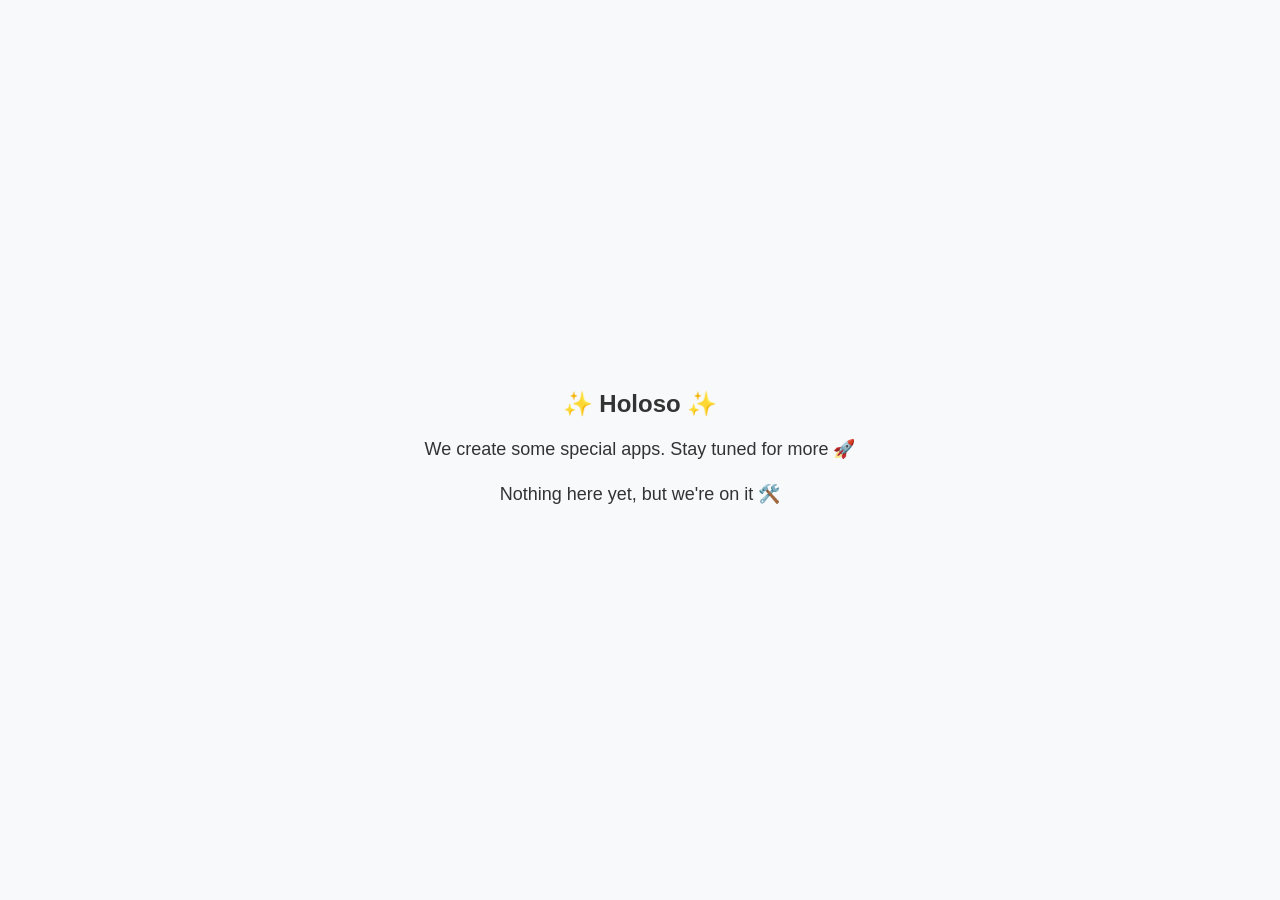
<file: index.html>
<!DOCTYPE html>
<html lang="en">
<head>
    <meta charset="UTF-8">
    <meta name="viewport" content="width=device-width, initial-scale=1.0">
    <title>Holoso Team</title>
    <style>
        body {
            font-family: Arial, sans-serif;
            display: flex;
            justify-content: center;
            align-items: center;
            height: 100vh;
            margin: 0;
            text-align: center;
            background-color: #f8f9fa;
            color: #333;
        }
        .container {
            max-width: 90%;
            padding: 20px;
            border-radius: 10px;
        }
        h1 {
            font-size: 24px;
            margin-bottom: 10px;
        }
        p {
            font-size: 18px;
            line-height: 1.5;
        }
    </style>
</head>
<body>
    <div class="container">
        <h1>✨ Holoso ✨</h1>
        <p>We create some special apps. Stay tuned for more 🚀</p>
        <p>Nothing here yet, but we're on it 🛠️</p>
    </div>
</body>
</html>
</file>
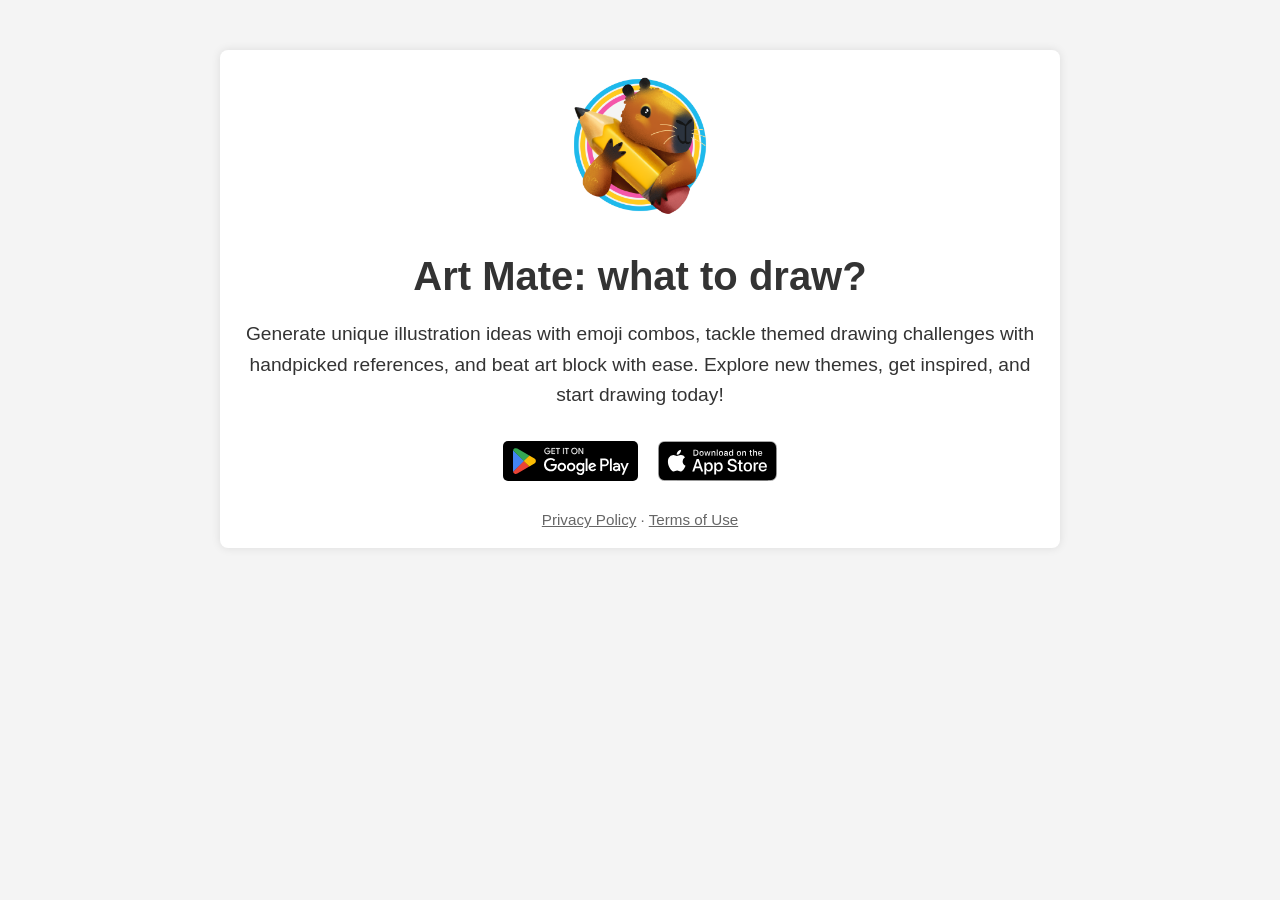
<file: art-mate/index.html>
<!DOCTYPE html>
<html lang="en">

<head>
    <meta charset="UTF-8">
    <meta name="viewport" content="width=device-width, initial-scale=1.0">
    <title>Art Mate: what to draw? - Endless Inspiration for Every Artist!</title>
    <style>
        body {
            font-family: Arial, sans-serif;
            margin: 0;
            padding: 0;
            background-color: #f4f4f4;
            color: #333;
            text-align: center;
        }

        .container {
            max-width: 800px;
            margin: 50px auto;
            padding: 20px;
            background: white;
            border-radius: 8px;
            box-shadow: 0 0 10px rgba(0, 0, 0, 0.1);
        }

        .icon {
            width: 150px;
            height: 150px;
            margin: 0 auto 20px;
        }

        h1 {
            color: #333;
            font-size: 2.5em;
            margin: 10px 0;
        }

        p {
            font-size: 1.2em;
            line-height: 1.6;
            margin: 20px 0;
        }

        .links {
            display: flex;
            gap: 20px;
            margin-top: 30px;
            flex-wrap: wrap;
            justify-content: center;
            align-items: center;
        }

        .link {
            display: flex;
            align-items: center;
            justify-content: center;
            text-decoration: none;
            transition: opacity 0.2s;
        }

        .store-badge.google-play {
            height: 40px;
            width: auto;
        }

        .store-badge.app-store {
            height: 40px;
            width: auto;
        }

        .link:hover {
            opacity: 0.8;
        }

        .legal {
            margin-top: 30px;
            font-size: 0.95em;
            color: #666;
        }

        .legal a {
            color: #666;
        }
    </style>
</head>

<body>
    <div class="container">
        <img class="icon" src="assets/icon.png" alt="Art Mate: what to draw? icon">
        <h1>Art Mate: what to draw?</h1>
        <p>Generate unique illustration ideas with emoji combos, tackle themed drawing challenges with handpicked
            references, and beat art block with ease.
            Explore new themes, get inspired, and start drawing today!</p>
        <div class="links">
            <a class="link" href="https://play.google.com/store/apps/details?id=com.holoso.artmate" target="_blank">
                <img class="store-badge google-play" src="../assets/google-play-badge.svg" alt="Get it on Google Play">
            </a>
            <a class="link" href="https://apps.apple.com/app/id6532579692" target="_blank">
                <img class="store-badge app-store" src="../assets/app-store-badge.svg" alt="Download on the App Store">
            </a>
        </div>
        <div class="legal">
            <a href="privacy-policy.html">Privacy Policy</a> &middot; <a href="terms-of-use.html">Terms of Use</a>
        </div>
    </div>
</body>

</html>
</file>
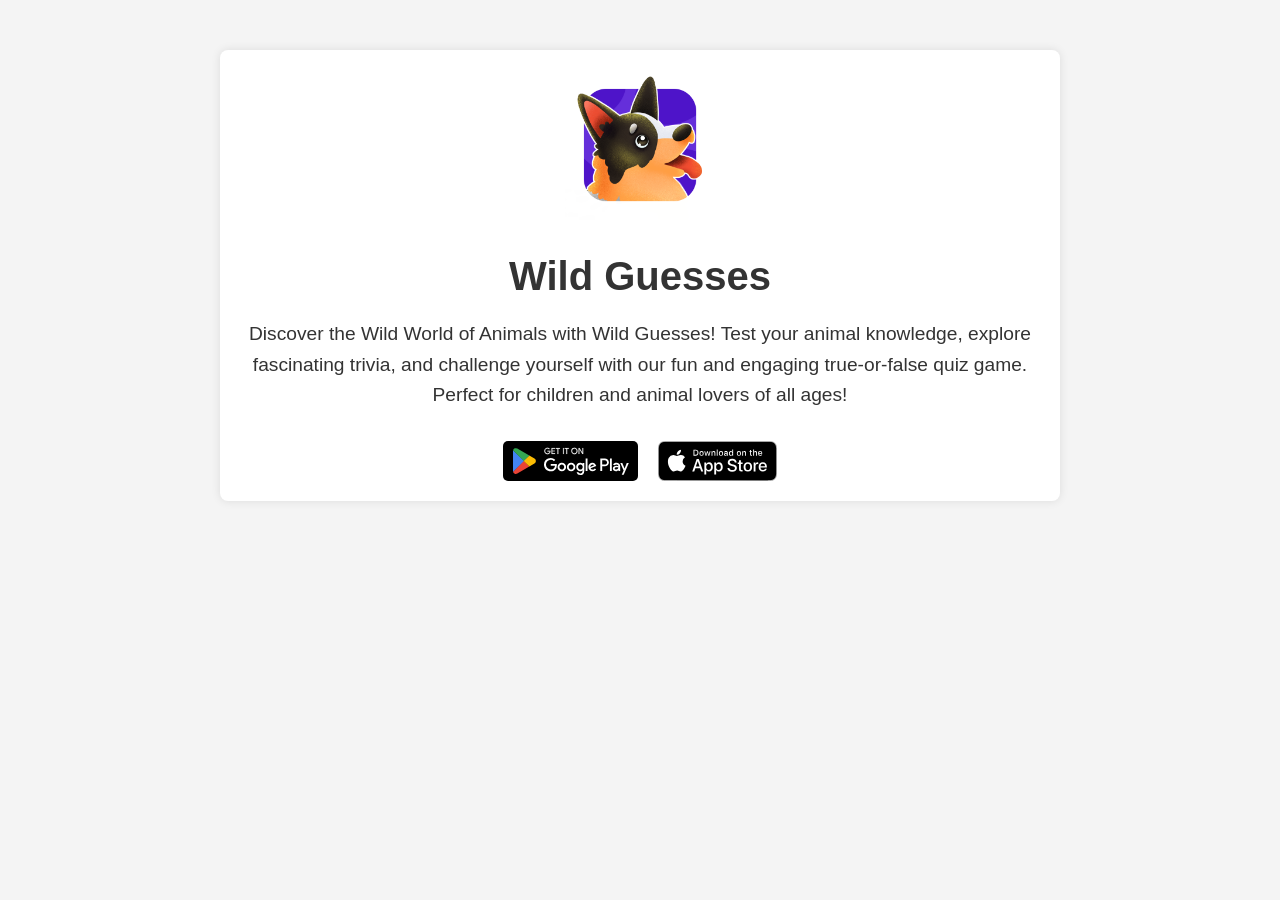
<file: wild-guesses/index.html>
<!DOCTYPE html>
<html lang="en">

<head>
    <meta charset="UTF-8">
    <meta name="viewport" content="width=device-width, initial-scale=1.0">
    <title>Wild Guesses - Discover the Wild World of Animals</title>
    <style>
        body {
            font-family: Arial, sans-serif;
            margin: 0;
            padding: 0;
            background-color: #f4f4f4;
            color: #333;
            text-align: center;
        }

        .container {
            max-width: 800px;
            margin: 50px auto;
            padding: 20px;
            background: white;
            border-radius: 8px;
            box-shadow: 0 0 10px rgba(0, 0, 0, 0.1);
        }

        .icon {
            width: 150px;
            height: 150px;
            margin: 0 auto 20px;
        }

        h1 {
            color: #333;
            font-size: 2.5em;
            margin: 10px 0;
        }

        p {
            font-size: 1.2em;
            line-height: 1.6;
            margin: 20px 0;
        }

        .links {
            display: flex;
            gap: 20px;
            margin-top: 30px;
            flex-wrap: wrap;
            justify-content: center;
            align-items: center;
        }

        .link {
            display: flex;
            align-items: center;
            justify-content: center;
            text-decoration: none;
            transition: opacity 0.2s;
        }

        .store-badge.google-play {
            height: 40px;
            width: auto;
        }

        .store-badge.app-store {
            height: 40px;
            width: auto;
        }

        .link:hover {
            opacity: 0.8;
        }
    </style>
</head>

<body>
    <div class="container">
        <img class="icon" src="assets/icon.png" alt="Wild Guesses Icon">
        <h1>Wild Guesses</h1>
        <p>Discover the Wild World of Animals with Wild Guesses! Test your animal knowledge, explore fascinating trivia,
            and challenge yourself with our fun and engaging true-or-false quiz game. Perfect for children and animal
            lovers of all ages!</p>
        <div class="links">
            <a class="link" href="https://play.google.com/store/apps/details?id=com.holoso.animalquiz" target="_blank">
                <img class="store-badge google-play" src="assets/google-play-badge.svg" alt="Get it on Google Play">
            </a>
            <a class="link" href="https://apps.apple.com/app/id6738055906" target="_blank">
                <img class="store-badge app-store" src="assets/app-store-badge.svg" alt="Download on the App Store">
            </a>
        </div>
    </div>
</body>

</html>
</file>
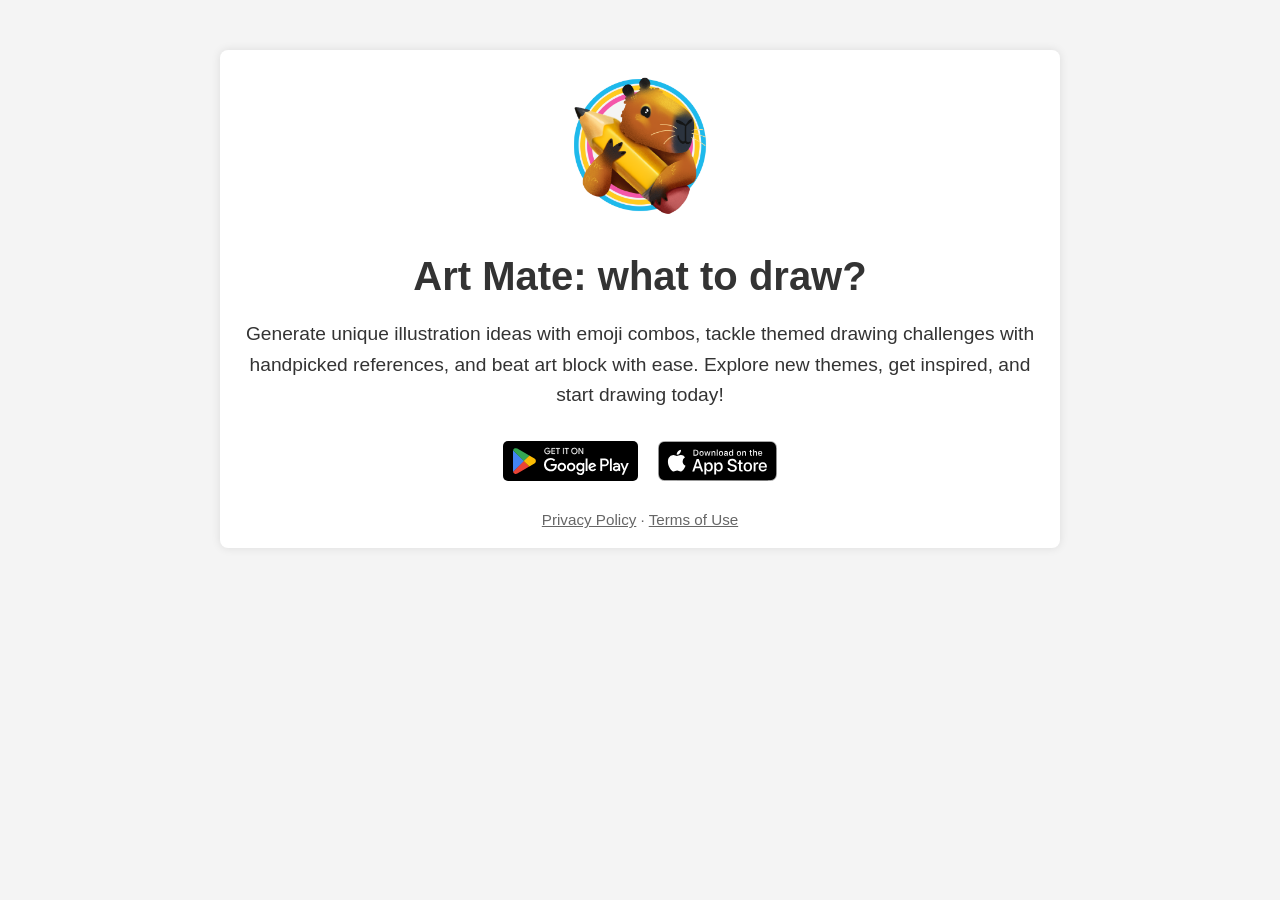
<file: art-mate/challenges/index.html>
<!doctype html>
<!--
  Web fallback for visitors WITHOUT the app. Served (HTTP 200) for
  /art-mate/challenges/ and /art-mate/challenges/?id=<id>. Scoped entirely under
  /art-mate/ so it does NOT affect any other app on the shared holoso.github.io
  domain (we deliberately do NOT use a domain-wide root 404.html).

  Safe for deep links: when the app is installed, iOS/Android intercept the tap
  and open the app before any HTTP request — this page is only ever reached by
  users who do NOT have the app. See docs/deep-linking/README.md.
-->
<html lang="en">
<head>
  <meta charset="utf-8">
  <meta name="viewport" content="width=device-width, initial-scale=1">
  <title>Art Mate</title>
  <script>
    // Forward to the existing /art-mate/ landing page, preserving the challenge
    // id so the landing page can highlight the shared challenge (optional).
    var id = new URLSearchParams(location.search).get('id');
    var dest = '/art-mate/' + (id ? '?challenge=' + encodeURIComponent(id) : '');
    location.replace(dest);
  </script>
  <!-- No-JS fallback. -->
  <meta http-equiv="refresh" content="0; url=/art-mate/">
</head>
<body>
  <a href="/art-mate/">Continue to Art Mate</a>
</body>
</html>
</file>
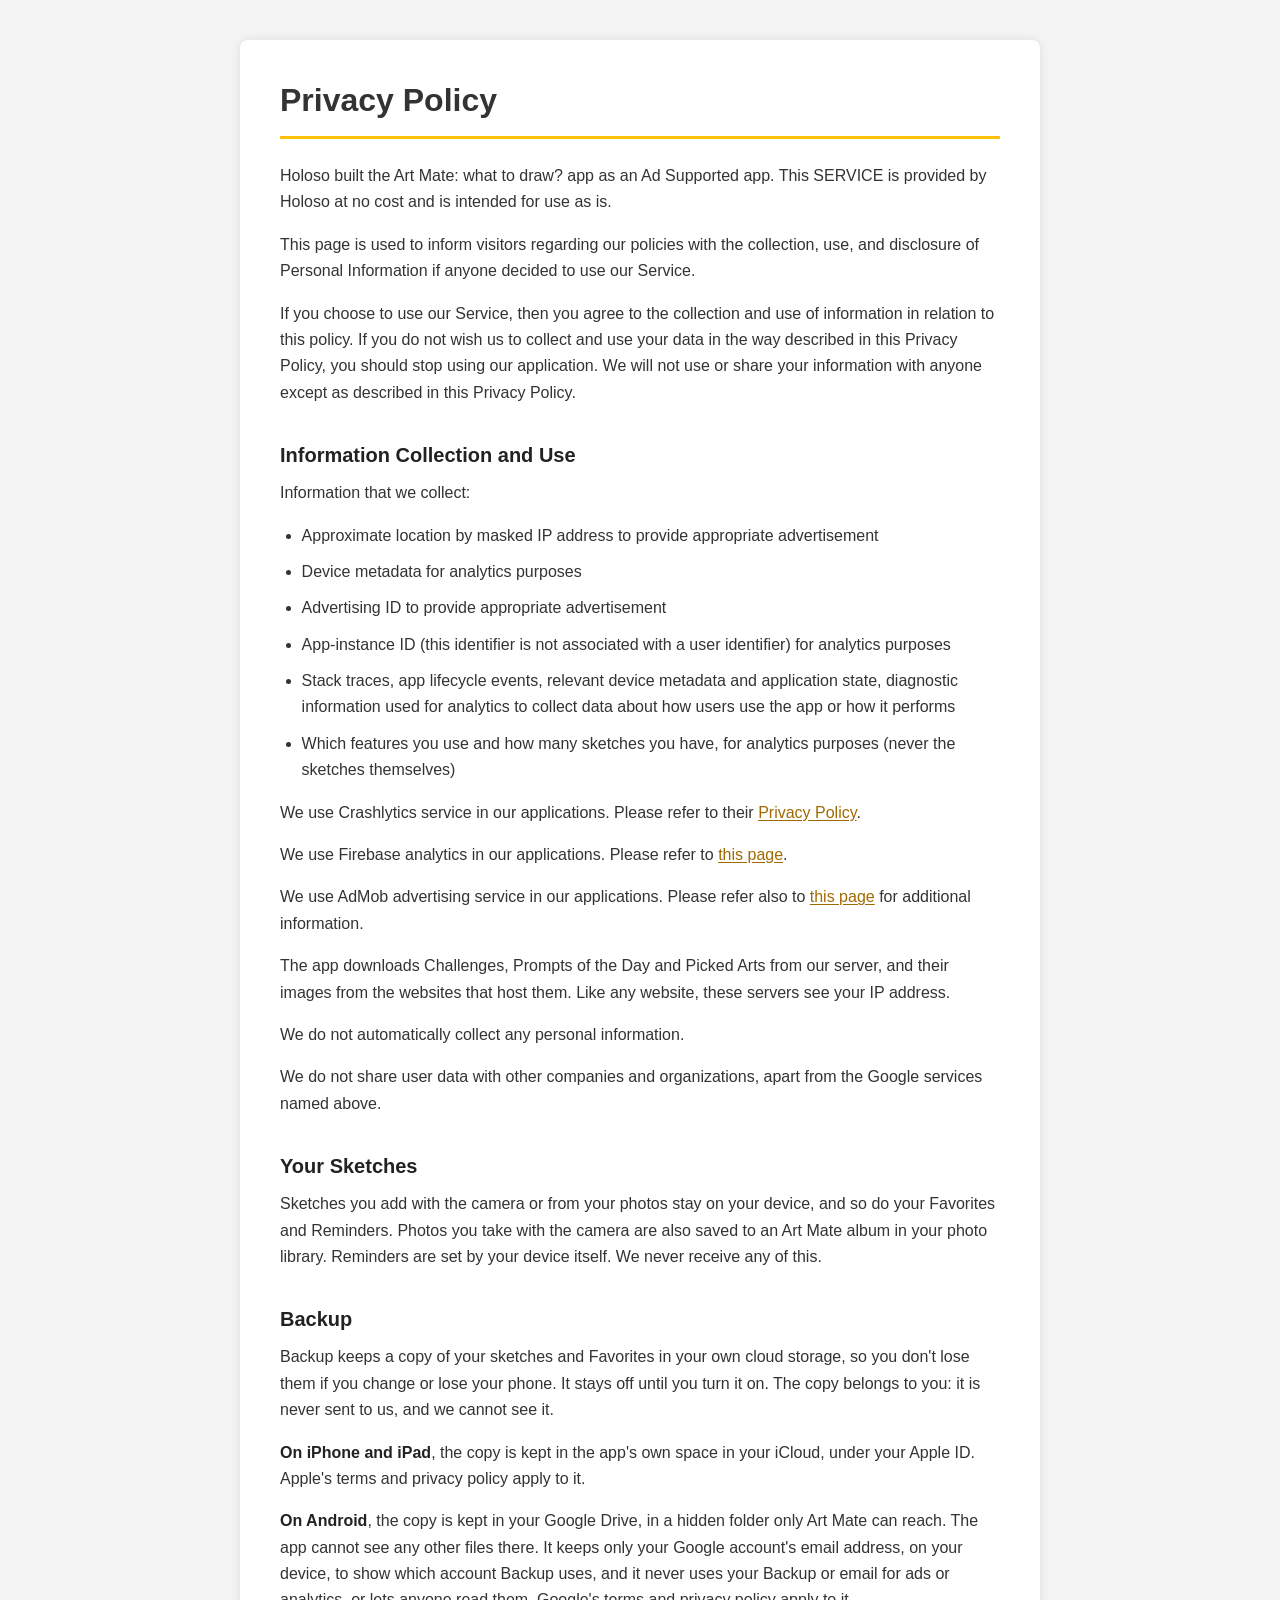
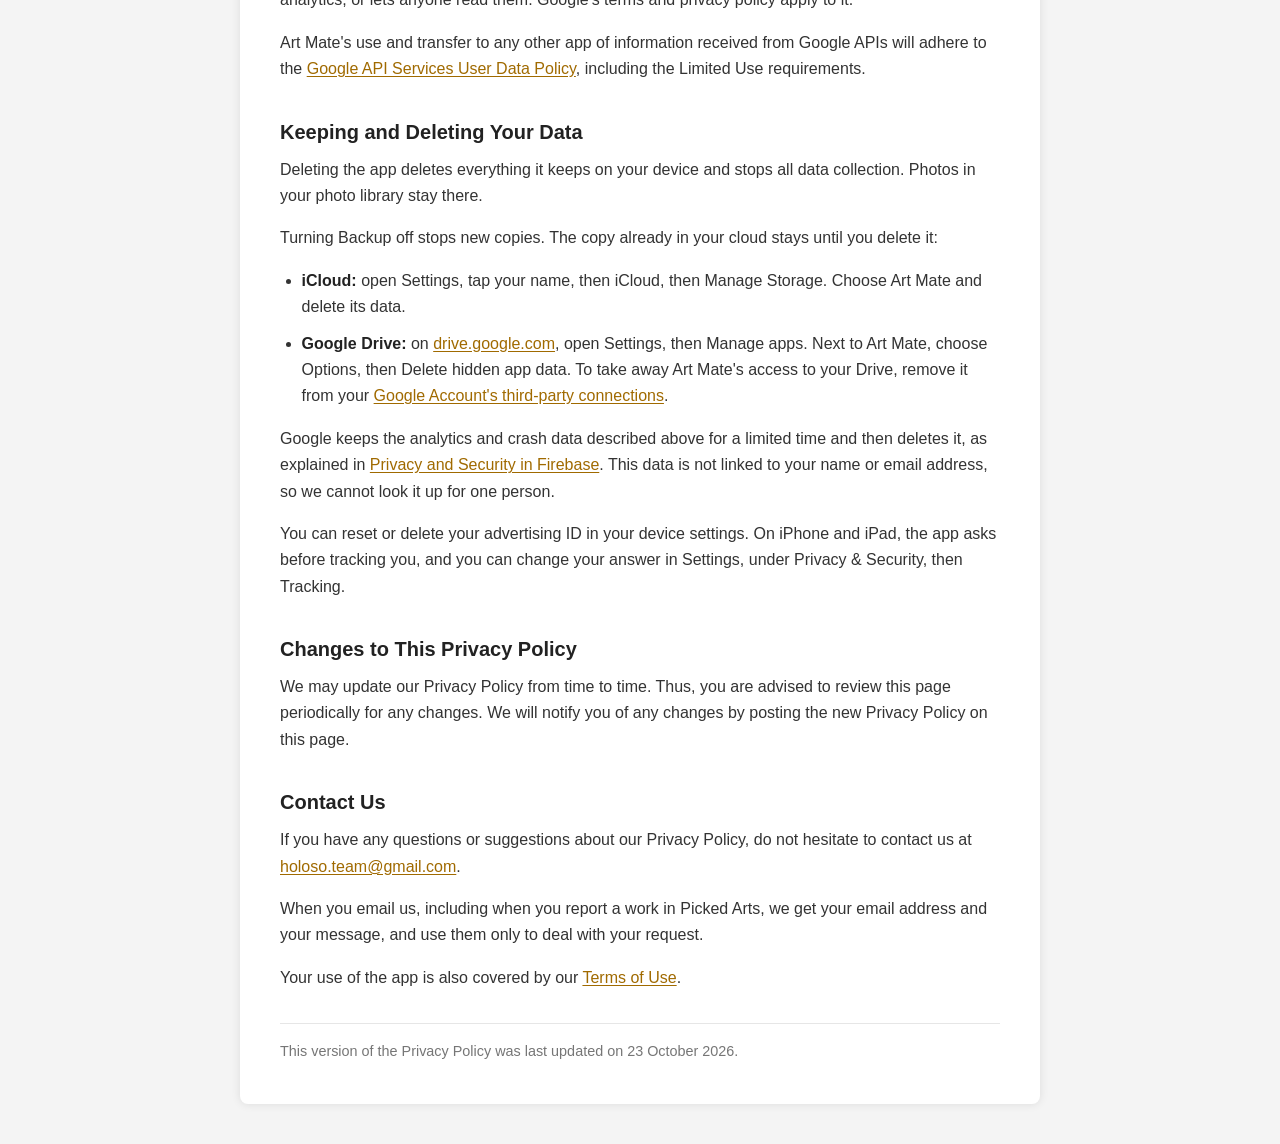
<file: art-mate/privacy-policy.html>
<!DOCTYPE html>
<html lang="en">

<head>
  <meta charset="UTF-8">
  <meta name="viewport" content="width=device-width, initial-scale=1.0">
  <title>Privacy Policy</title>
  <link rel="stylesheet" href="../assets/legal.css">
</head>

<body>
<div class="container">
<h1>Privacy Policy</h1>
<p>Holoso built the Art Mate: what to draw? app as an Ad Supported app. This SERVICE is provided by Holoso at no cost and is intended for use as is.</p>
<p>This page is used to inform visitors regarding our policies with the collection, use, and disclosure of Personal Information if anyone decided to use our Service.</p>
<p>If you choose to use our Service, then you agree to the collection and use of information in relation to this policy. If you do not wish us to collect and use your data in the way described in this Privacy Policy, you should stop using our application. We will not use or share your information with anyone except as described in this Privacy Policy.</p>
<h2>Information Collection and Use</h2>
<p>Information that we collect:</p>
<ul>
<li>Approximate location by masked IP address to provide appropriate advertisement</li>
<li>Device metadata for analytics purposes</li>
<li>Advertising ID to provide appropriate advertisement</li>
<li>App-instance ID (this identifier is not associated with a user identifier) for analytics purposes</li>
<li>Stack traces, app lifecycle events, relevant device metadata and application state, diagnostic information used for analytics to collect data about how users use the app or how it performs</li>
<li>Which features you use and how many sketches you have, for analytics purposes (never the sketches themselves)</li>
</ul>
<p>We use Crashlytics service in our applications. Please refer to their <a href="https://firebase.google.com/terms/crashlytics-app-distribution-data-processing-terms/">Privacy Policy</a>.</p>
<p>We use Firebase analytics in our applications. Please refer to <a href="https://firebase.google.com/terms/analytics/">this page</a>.</p>
<p>We use AdMob advertising service in our applications. Please refer also to <a href="https://support.google.com/admob/answer/6128543?hl=en">this page</a> for additional information.</p>
<p>The app downloads Challenges, Prompts of the Day and Picked Arts from our server, and their images from the websites that host them. Like any website, these servers see your IP address.</p>
<p>We do not automatically collect any personal information.</p>
<p>We do not share user data with other companies and organizations, apart from the Google services named above.</p>
<h2>Your Sketches</h2>
<p>Sketches you add with the camera or from your photos stay on your device, and so do your Favorites and Reminders. Photos you take with the camera are also saved to an Art Mate album in your photo library. Reminders are set by your device itself. We never receive any of this.</p>
<h2>Backup</h2>
<p>Backup keeps a copy of your sketches and Favorites in your own cloud storage, so you don't lose them if you change or lose your phone. It stays off until you turn it on. The copy belongs to you: it is never sent to us, and we cannot see it.</p>
<p><strong>On iPhone and iPad</strong>, the copy is kept in the app's own space in your iCloud, under your Apple ID. Apple's terms and privacy policy apply to it.</p>
<p><strong>On Android</strong>, the copy is kept in your Google Drive, in a hidden folder only Art Mate can reach. The app cannot see any other files there. It keeps only your Google account's email address, on your device, to show which account Backup uses, and it never uses your Backup or email for ads or analytics, or lets anyone read them. Google's terms and privacy policy apply to it.</p>
<p>Art Mate's use and transfer to any other app of information received from Google APIs will adhere to the <a href="https://developers.google.com/terms/api-services-user-data-policy">Google API Services User Data Policy</a>, including the Limited Use requirements.</p>
<h2>Keeping and Deleting Your Data</h2>
<p>Deleting the app deletes everything it keeps on your device and stops all data collection. Photos in your photo library stay there.</p>
<p>Turning Backup off stops new copies. The copy already in your cloud stays until you delete it:</p>
<ul>
<li><strong>iCloud:</strong> open Settings, tap your name, then iCloud, then Manage Storage. Choose Art Mate and delete its data.</li>
<li><strong>Google Drive:</strong> on <a href="https://drive.google.com/">drive.google.com</a>, open Settings, then Manage apps. Next to Art Mate, choose Options, then Delete hidden app data. To take away Art Mate's access to your Drive, remove it from your <a href="https://myaccount.google.com/connections">Google Account's third-party connections</a>.</li>
</ul>
<p>Google keeps the analytics and crash data described above for a limited time and then deletes it, as explained in <a href="https://firebase.google.com/support/privacy">Privacy and Security in Firebase</a>. This data is not linked to your name or email address, so we cannot look it up for one person.</p>
<p>You can reset or delete your advertising ID in your device settings. On iPhone and iPad, the app asks before tracking you, and you can change your answer in Settings, under Privacy &amp; Security, then Tracking.</p>
<h2>Changes to This Privacy Policy</h2>
<p>We may update our Privacy Policy from time to time. Thus, you are advised to review this page periodically for any changes. We will notify you of any changes by posting the new Privacy Policy on this page.</p>
<h2>Contact Us</h2>
<p>If you have any questions or suggestions about our Privacy Policy, do not hesitate to contact us at <a href="mailto:holoso.team@gmail.com">holoso.team@gmail.com</a>.</p>
<p>When you email us, including when you report a work in Picked Arts, we get your email address and your message, and use them only to deal with your request.</p>
<p>Your use of the app is also covered by our <a href="terms-of-use.html">Terms of Use</a>.</p>
<p class="meta">This version of the Privacy Policy was last updated on 23 October 2026.</p>
</div>
</body>

</html>
</file>
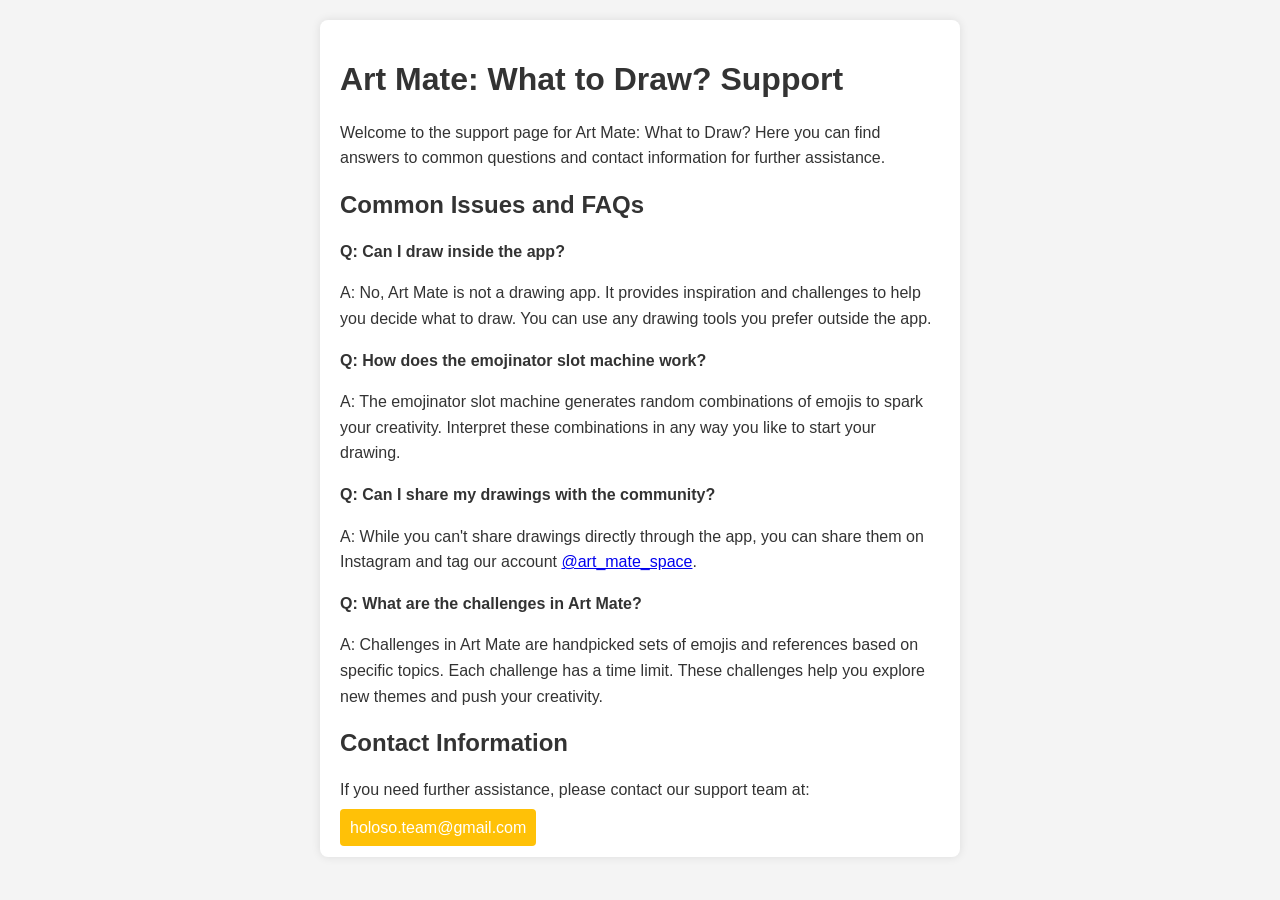
<file: art-mate/support.html>
<!DOCTYPE html>
<html lang="en">

<head>
    <meta charset="UTF-8">
    <meta name="viewport" content="width=device-width, initial-scale=1.0">
    <title>Art Mate: What to Draw? Support</title>
    <style>
        body {
            font-family: Arial, sans-serif;
            margin: 0;
            padding: 0;
            background-color: #f4f4f4;
            color: #333;
        }

        .container {
            max-width: 600px;
            margin: 20px auto;
            padding: 20px;
            background: white;
            border-radius: 8px;
            box-shadow: 0 0 10px rgba(0, 0, 0, 0.1);
        }

        h1,
        h2 {
            color: #333;
        }

        p {
            line-height: 1.6;
        }

        .contact {
            margin-top: 20px;
            padding: 10px;
            background: #ffc107;
            color: white;
            border-radius: 4px;
            text-align: center;
            text-decoration: none;
        }

        .faq {
            margin-bottom: 20px;
        }
    </style>
</head>

<body>
    <div class="container">
        <h1>Art Mate: What to Draw? Support</h1>
        <p>Welcome to the support page for Art Mate: What to Draw? Here you can find answers to common questions and
            contact information for further assistance.</p>

        <div class="faq">
            <h2>Common Issues and FAQs</h2>
            <p><strong>Q: Can I draw inside the app?</strong></p>
            <p>A: No, Art Mate is not a drawing app. It provides inspiration and challenges to help you decide what to
                draw. You can use any drawing tools you prefer outside the app.</p>

            <p><strong>Q: How does the emojinator slot machine work?</strong></p>
            <p>A: The emojinator slot machine generates random combinations of emojis to spark your creativity.
                Interpret these combinations in any way you like to start your drawing.</p>

            <p><strong>Q: Can I share my drawings with the community?</strong></p>
            <p>A: While you can't share drawings directly through the app, you can share them on Instagram and tag our
                account <a href="https://www.instagram.com/art_mate_space/" target="_blank">@art_mate_space</a>.</p>

            <p><strong>Q: What are the challenges in Art Mate?</strong></p>
            <p>A: Challenges in Art Mate are handpicked sets of emojis and references based on specific topics. Each
                challenge has a time limit. These challenges help you explore new themes and push your creativity.</p>
        </div>

        <h2>Contact Information</h2>
        <p>If you need further assistance, please contact our support team at:</p>
        <a class="contact" href="mailto:holoso.team@gmail.com">holoso.team@gmail.com</a>
    </div>
</body>

</html>
</file>
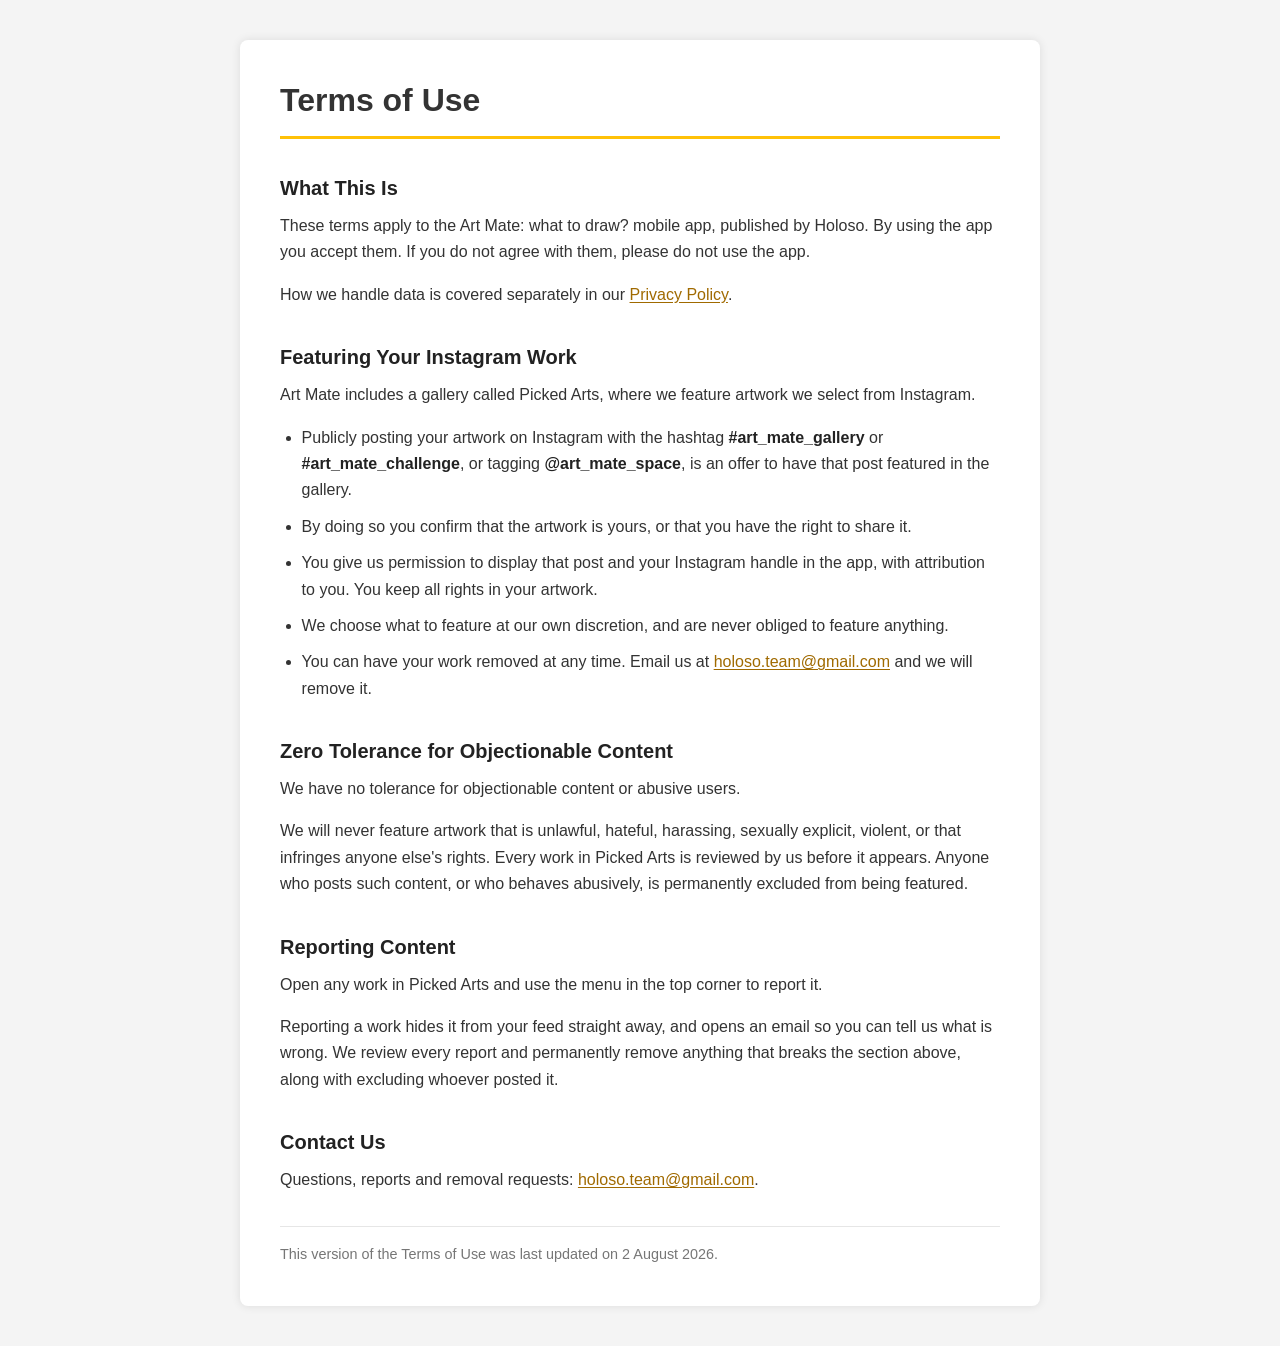
<file: art-mate/terms-of-use.html>
<!DOCTYPE html>
<html lang="en">

<head>
  <meta charset="UTF-8">
  <meta name="viewport" content="width=device-width, initial-scale=1.0">
  <title>Terms of Use</title>
  <link rel="stylesheet" href="../assets/legal.css">
</head>

<body>
<div class="container">
<h1>Terms of Use</h1>
<h2>What This Is</h2>
<p>These terms apply to the Art Mate: what to draw? mobile app, published by Holoso. By using the app you accept them. If you do not agree with them, please do not use the app.</p>
<p>How we handle data is covered separately in our <a href="privacy-policy.html">Privacy Policy</a>.</p>
<h2>Featuring Your Instagram Work</h2>
<p>Art Mate includes a gallery called Picked Arts, where we feature artwork we select from Instagram.</p>
<ul>
<li>Publicly posting your artwork on Instagram with the hashtag <strong>#art_mate_gallery</strong> or <strong>#art_mate_challenge</strong>, or tagging <strong>@art_mate_space</strong>, is an offer to have that post featured in the gallery.</li>
<li>By doing so you confirm that the artwork is yours, or that you have the right to share it.</li>
<li>You give us permission to display that post and your Instagram handle in the app, with attribution to you. You keep all rights in your artwork.</li>
<li>We choose what to feature at our own discretion, and are never obliged to feature anything.</li>
<li>You can have your work removed at any time. Email us at <a href="mailto:holoso.team@gmail.com">holoso.team@gmail.com</a> and we will remove it.</li>
</ul>
<h2>Zero Tolerance for Objectionable Content</h2>
<p>We have no tolerance for objectionable content or abusive users.</p>
<p>We will never feature artwork that is unlawful, hateful, harassing, sexually explicit, violent, or that infringes anyone else's rights. Every work in Picked Arts is reviewed by us before it appears. Anyone who posts such content, or who behaves abusively, is permanently excluded from being featured.</p>
<h2>Reporting Content</h2>
<p>Open any work in Picked Arts and use the menu in the top corner to report it.</p>
<p>Reporting a work hides it from your feed straight away, and opens an email so you can tell us what is wrong. We review every report and permanently remove anything that breaks the section above, along with excluding whoever posted it.</p>
<h2>Contact Us</h2>
<p>Questions, reports and removal requests: <a href="mailto:holoso.team@gmail.com">holoso.team@gmail.com</a>.</p>
<p class="meta">This version of the Terms of Use was last updated on 2 August 2026.</p>
</div>
</body>

</html>
</file>
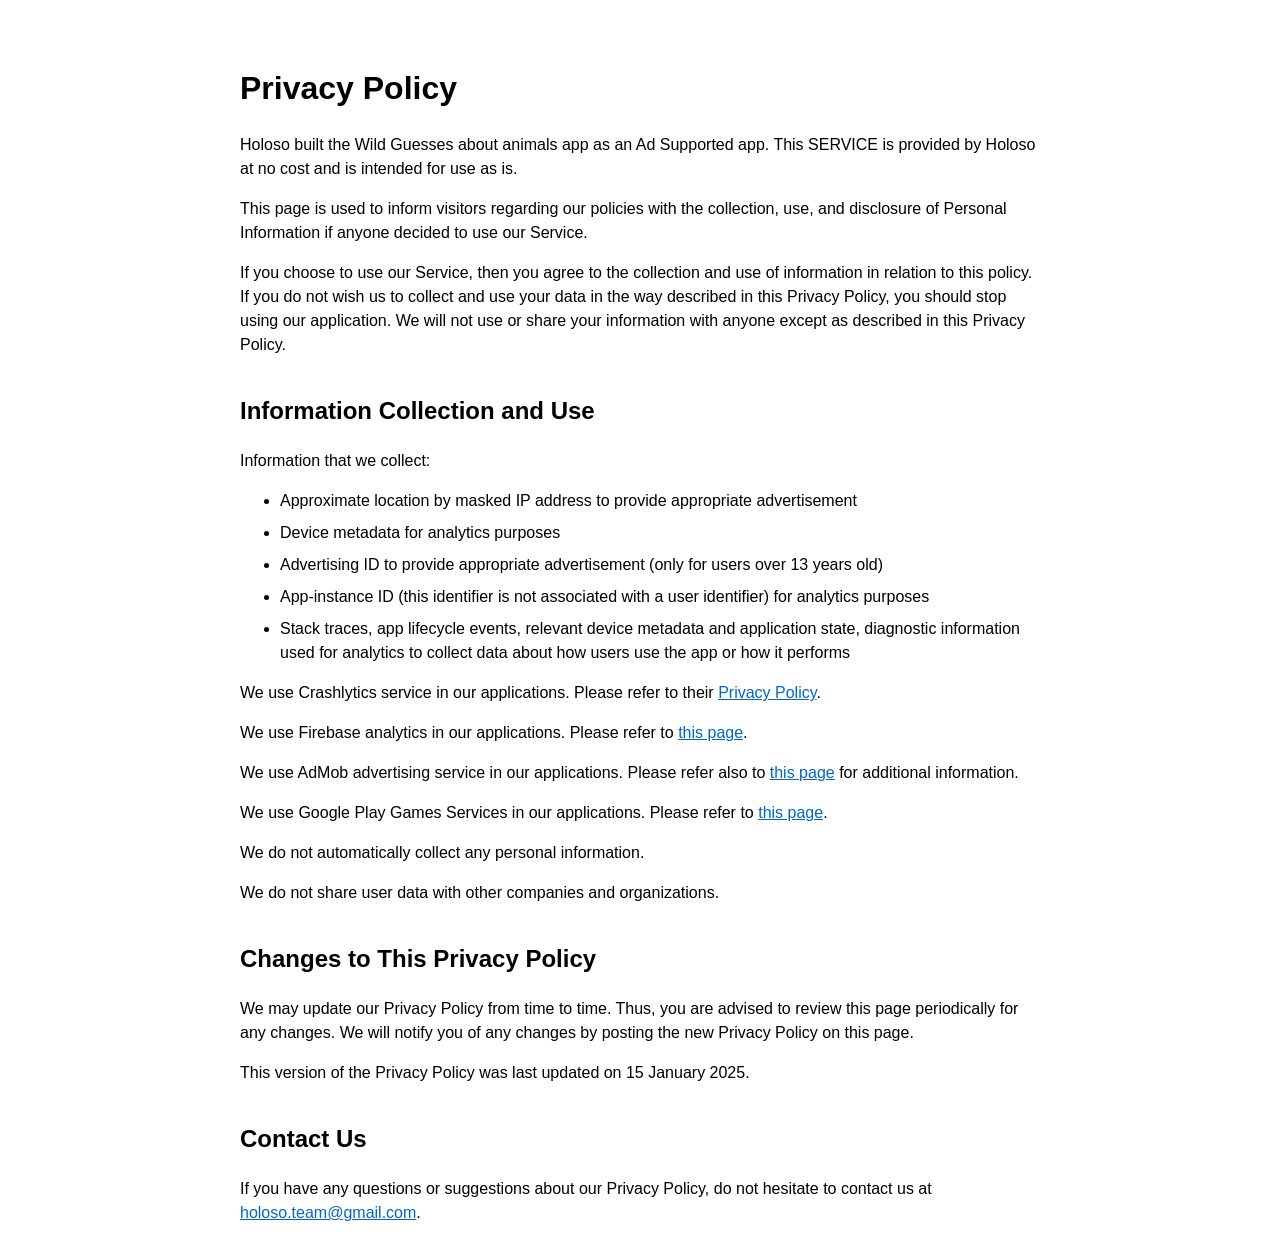
<file: wild-guesses/privacy-policy.html>
<!DOCTYPE html>
<html lang="en">

<head>
    <meta charset="UTF-8">
    <meta name="viewport" content="width=device-width, initial-scale=1.0">
    <meta name="description" content="Privacy Policy for Wild Guesses about animals app">
    <title>Privacy Policy</title>
    <style>
        body {
            font-family: 'Helvetica Neue', Helvetica, Arial, sans-serif;
            padding: 1em;
            max-width: 800px;
            margin: 0 auto;
            line-height: 1.5;
        }

        ul {
            margin: 1em 0;
        }

        li {
            margin-bottom: 0.5em;
        }

        a {
            color: #0066cc;
        }

        h1,
        h2 {
            margin-top: 1.5em;
        }
    </style>
</head>

<body>
    <h1>Privacy Policy</h1>
    <p>Holoso built the Wild Guesses about animals app as an Ad Supported app. This SERVICE is provided by Holoso at no
        cost and is intended for use as is.</p>
    <p>This page is used to inform visitors regarding our policies with the collection, use, and disclosure of Personal
        Information if anyone decided to use our Service.</p>
    <p>If you choose to use our Service, then you agree to the collection and use of information in relation to this
        policy. If you do not wish us to collect and use your data in the way described in this Privacy Policy, you
        should stop using our application. We will not use or share your information with anyone except as described in
        this Privacy Policy.</p>
    <h2>Information Collection and Use</h2>
    <p>Information that we collect:</p>
    <ul>
        <li>Approximate location by masked IP address to provide appropriate advertisement</li>
        <li>Device metadata for analytics purposes</li>
        <li>Advertising ID to provide appropriate advertisement (only for users over 13 years old)</li>
        <li>App-instance ID (this identifier is not associated with a user identifier) for analytics purposes</li>
        <li>Stack traces, app lifecycle events, relevant device metadata and application state, diagnostic information
            used for analytics to collect data about how users use the app or how it performs</li>
    </ul>
    <p>We use Crashlytics service in our applications. Please refer to their <a
            href="https://firebase.google.com/terms/crashlytics-app-distribution-data-processing-terms/"
            rel="noopener noreferrer" target="_blank">Privacy Policy</a>.</p>
    <p>We use Firebase analytics in our applications. Please refer to <a
            href="https://firebase.google.com/terms/analytics/" rel="noopener noreferrer" target="_blank">this page</a>.
    </p>
    <p>We use AdMob advertising service in our applications. Please refer also to <a
            href="https://support.google.com/admob/answer/6128543?hl=en" rel="noopener noreferrer" target="_blank">this
            page</a> for additional information.</p>
    <p>We use Google Play Games Services in our applications. Please refer to <a
            href="https://developers.google.com/games/services/terms" rel="noopener noreferrer" target="_blank">this
            page</a>.</p>
    <p>We do not automatically collect any personal information.</p>
    <p>We do not share user data with other companies and organizations.</p>
    <h2>Changes to This Privacy Policy</h2>
    <p>We may update our Privacy Policy from time to time. Thus, you are advised to review this page periodically for
        any changes. We will notify you of any changes by posting the new Privacy Policy on this page.</p>
    <p>This version of the Privacy Policy was last updated on 15 January 2025.</p>
    <h2>Contact Us</h2>
    <p>If you have any questions or suggestions about our Privacy Policy, do not hesitate to contact us at <a
            href="mailto:holoso.team@gmail.com">holoso.team@gmail.com</a>.</p>
</body>

</html>
</file>
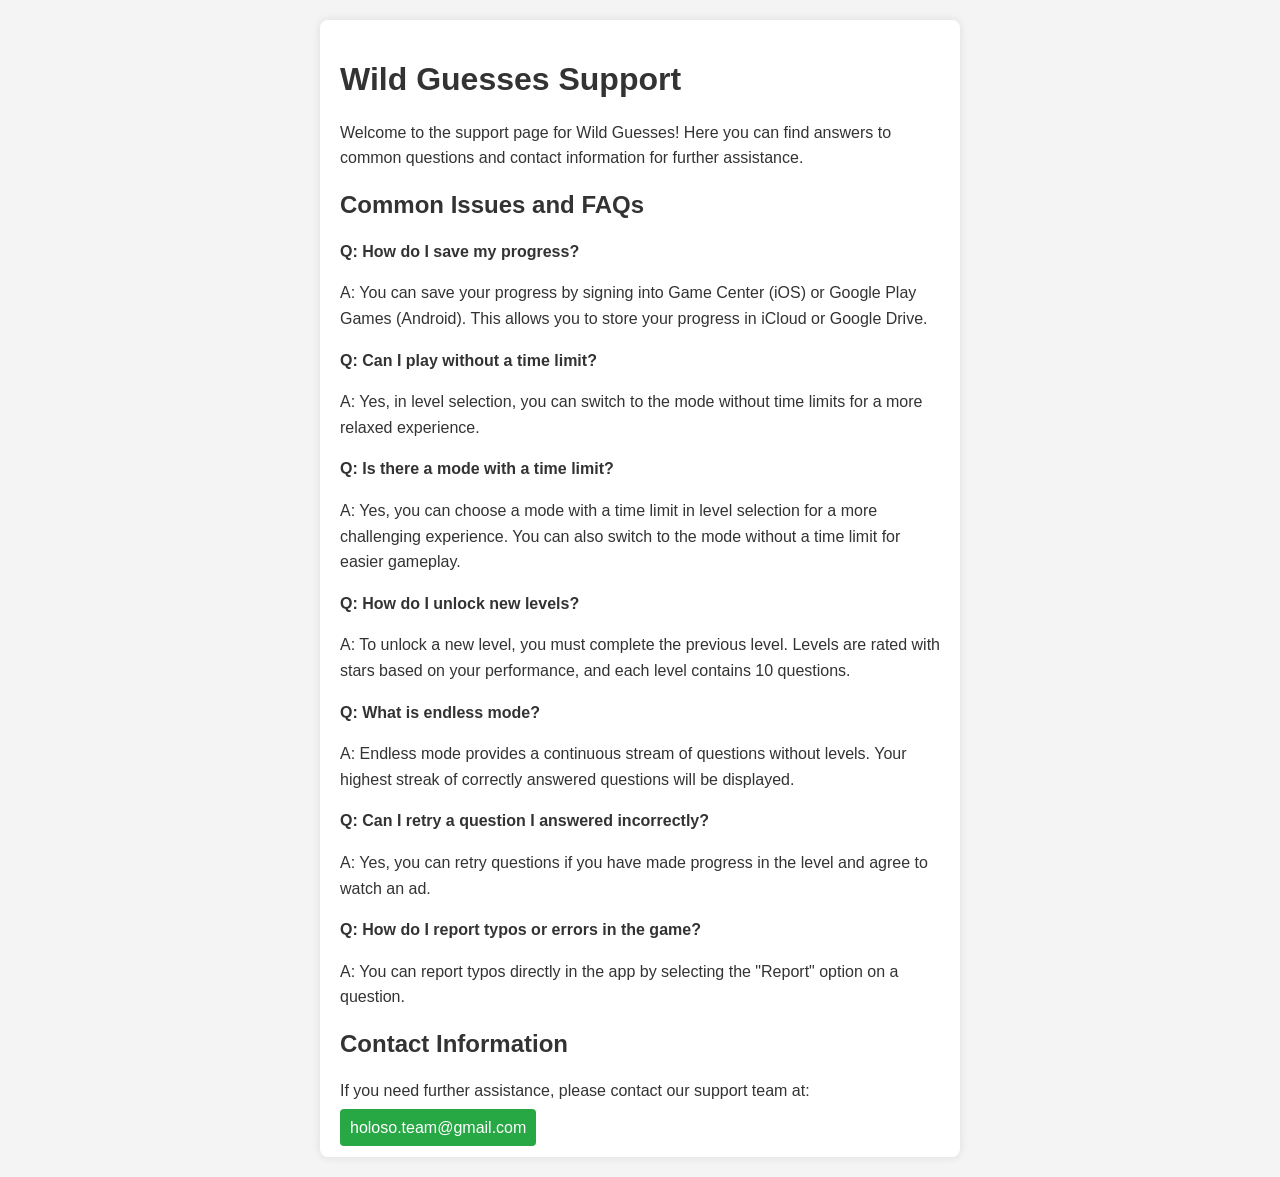
<file: wild-guesses/support.html>
<!DOCTYPE html>
<html lang="en">

<head>
    <meta charset="UTF-8">
    <meta name="viewport" content="width=device-width, initial-scale=1.0">
    <title>Wild Guesses Support</title>
    <style>
        body {
            font-family: Arial, sans-serif;
            margin: 0;
            padding: 0;
            background-color: #f4f4f4;
            color: #333;
        }

        .container {
            max-width: 600px;
            margin: 20px auto;
            padding: 20px;
            background: white;
            border-radius: 8px;
            box-shadow: 0 0 10px rgba(0, 0, 0, 0.1);
        }

        h1,
        h2 {
            color: #333;
        }

        p {
            line-height: 1.6;
        }

        .contact {
            margin-top: 20px;
            padding: 10px;
            background: #28a745;
            color: white;
            border-radius: 4px;
            text-align: center;
            text-decoration: none;
        }

        .faq {
            margin-bottom: 20px;
        }
    </style>
</head>

<body>
    <div class="container">
        <h1>Wild Guesses Support</h1>
        <p>Welcome to the support page for Wild Guesses! Here you can find answers to common questions and contact
            information for further assistance.</p>

        <div class="faq">
            <h2>Common Issues and FAQs</h2>
            <p><strong>Q: How do I save my progress?</strong></p>
            <p>A: You can save your progress by signing into Game Center (iOS) or Google Play Games (Android). This
                allows you to store your progress in iCloud or Google Drive.</p>

            <p><strong>Q: Can I play without a time limit?</strong></p>
            <p>A: Yes, in level selection, you can switch to the mode without time limits for a more relaxed experience.
            </p>

            <p><strong>Q: Is there a mode with a time limit?</strong></p>
            <p>A: Yes, you can choose a mode with a time limit in level selection for a more challenging experience. You
                can also switch to the mode without a time limit for easier gameplay.</p>

            <p><strong>Q: How do I unlock new levels?</strong></p>
            <p>A: To unlock a new level, you must complete the previous level. Levels are rated with stars based on your
                performance, and each level contains 10 questions.</p>

            <p><strong>Q: What is endless mode?</strong></p>
            <p>A: Endless mode provides a continuous stream of questions without levels. Your highest streak of
                correctly answered questions will be displayed.</p>

            <p><strong>Q: Can I retry a question I answered incorrectly?</strong></p>
            <p>A: Yes, you can retry questions if you have made progress in the level and agree to watch an ad.</p>

            <p><strong>Q: How do I report typos or errors in the game?</strong></p>
            <p>A: You can report typos directly in the app by selecting the "Report" option on a question.</p>
        </div>

        <h2>Contact Information</h2>
        <p>If you need further assistance, please contact our support team at:</p>
        <a class="contact" href="mailto:holoso.team@gmail.com">holoso.team@gmail.com</a>
    </div>
</body>

</html>
</file>
<file: assets/legal.css>
/* Shared by the Art Mate legal pages. */

body {
  margin: 0;
  padding: 40px 20px;
  background-color: #f4f4f4;
  font-family: -apple-system, BlinkMacSystemFont, 'Segoe UI', Roboto, 'Helvetica Neue', Helvetica, Arial, sans-serif;
  line-height: 1.65;
  color: #333;
  -webkit-text-size-adjust: 100%;
}

.container {
  max-width: 720px;
  margin: 0 auto;
  padding: 40px;
  background: #fff;
  border-radius: 8px;
  box-shadow: 0 0 10px rgba(0, 0, 0, 0.1);
}

h1 {
  margin: 0 0 24px;
  padding-bottom: 16px;
  border-bottom: 3px solid #ffc107;
  font-size: 2em;
  line-height: 1.25;
}

h2 {
  margin: 36px 0 12px;
  font-size: 1.25em;
  line-height: 1.3;
  color: #222;
}

p,
ul {
  margin: 0 0 16px;
}

ul {
  padding-left: 1.35em;
}

li {
  margin-bottom: 10px;
}

strong {
  color: #222;
}

a {
  color: #a06a00;
  text-decoration: underline;
  text-underline-offset: 2px;
}

a:hover {
  color: #7a5100;
}

.meta {
  margin: 32px 0 0;
  padding-top: 16px;
  border-top: 1px solid #e6e6e6;
  font-size: 0.9em;
  color: #767676;
}

@media (max-width: 600px) {
  body {
    padding: 0;
  }

  .container {
    padding: 24px 20px;
    border-radius: 0;
    box-shadow: none;
  }

  h1 {
    font-size: 1.6em;
  }
}
</file>
